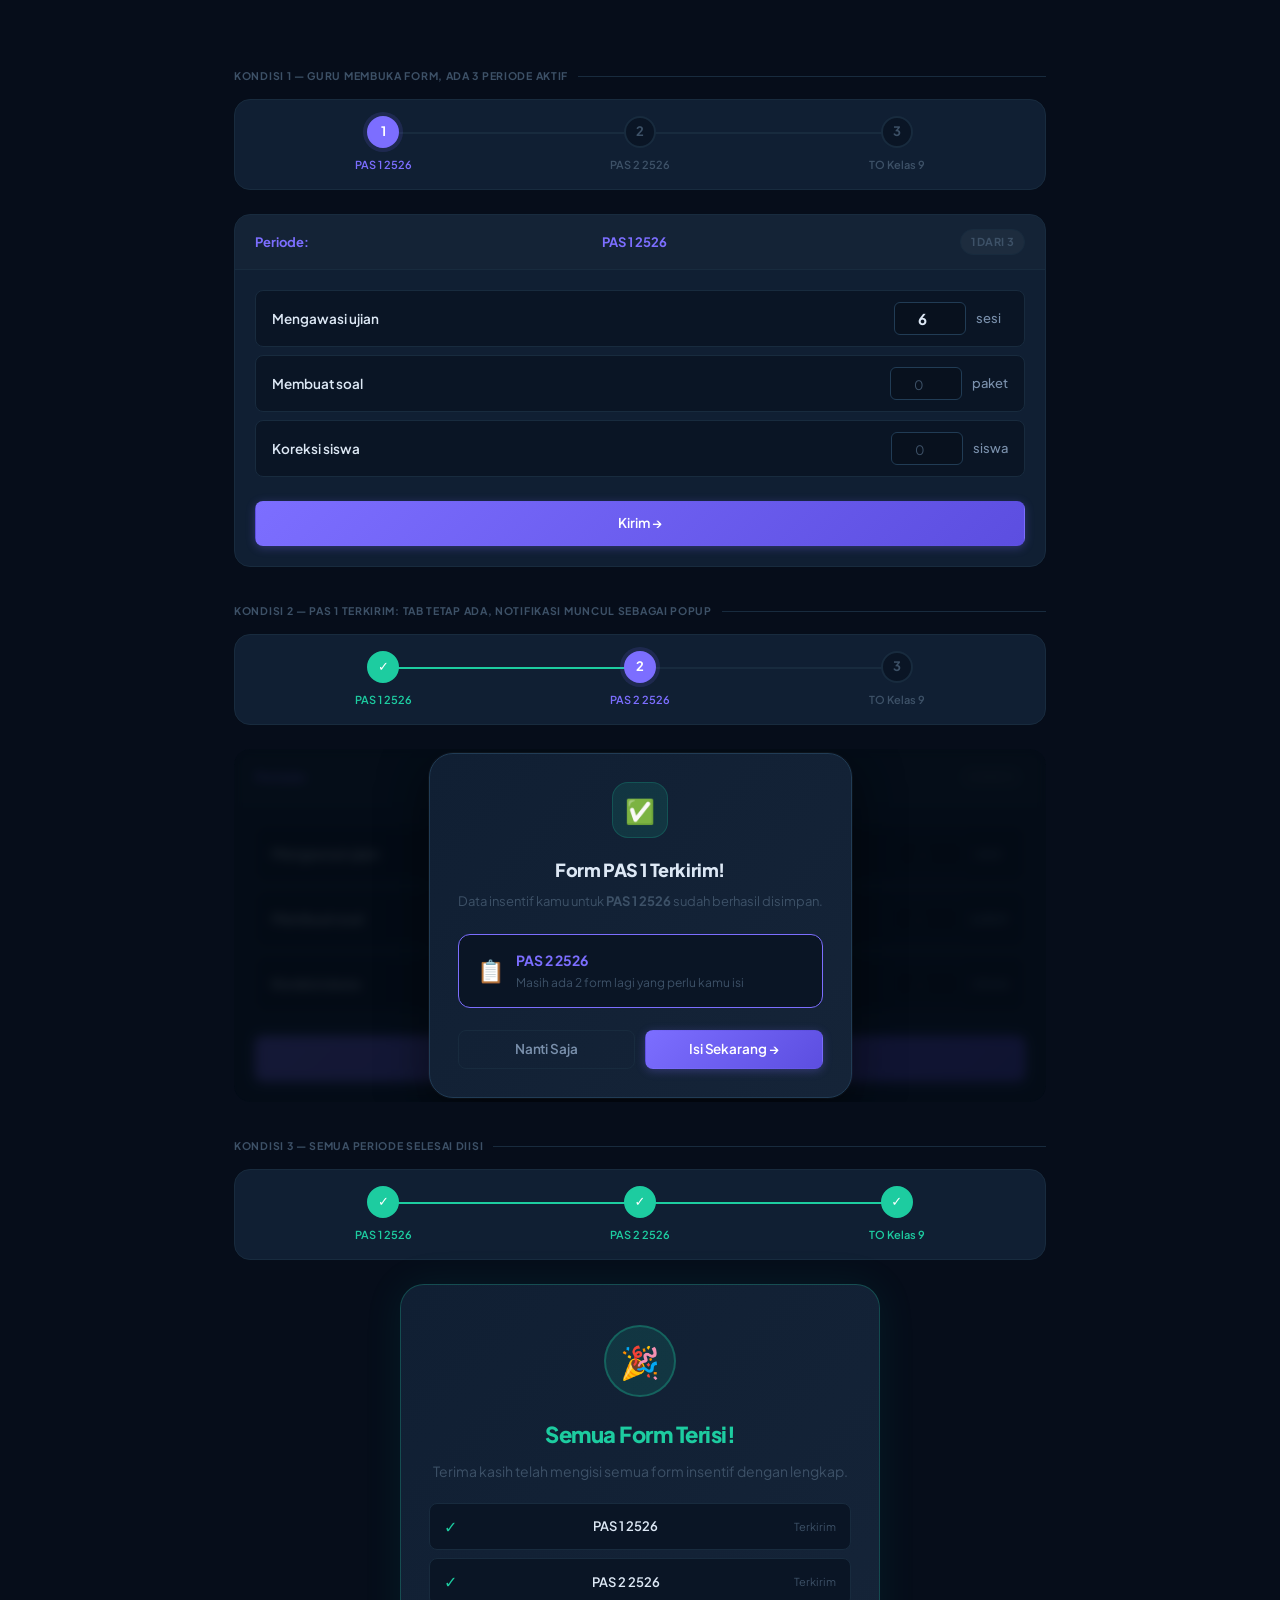
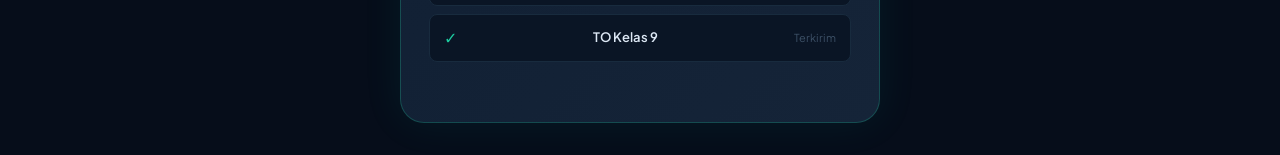
<file: _mockup_flow.html>
<!DOCTYPE html>
<html lang="id">
<head>
<meta charset="UTF-8">
<meta name="viewport" content="width=device-width,initial-scale=1.0">
<title>Ilustrasi Alur Multi-Periode</title>
<link href="css/style.css" rel="stylesheet">
<style>
body { padding: 32px 24px; max-width: 860px; margin: 0 auto; }

.section-label {
  font-size: 10.5px;
  font-weight: 700;
  text-transform: uppercase;
  letter-spacing: .7px;
  color: var(--text-muted);
  margin: 36px 0 14px;
  display: flex;
  align-items: center;
  gap: 10px;
}
.section-label::after {
  content: '';
  flex: 1;
  height: 1px;
  background: var(--border);
}

/* ── Step Tracker ── */
.step-tracker {
  display: flex;
  align-items: center;
  gap: 0;
  margin-bottom: 24px;
  background: var(--bg-card);
  border: 1px solid var(--border);
  border-radius: var(--radius-lg);
  padding: 16px 20px;
}
.step-item {
  display: flex;
  flex-direction: column;
  align-items: center;
  flex: 1;
  position: relative;
}
.step-item:not(:last-child)::after {
  content: '';
  position: absolute;
  top: 16px;
  right: -50%;
  width: 100%;
  height: 2px;
  background: var(--border);
  z-index: 0;
}
.step-item.done:not(:last-child)::after { background: var(--accent2); }
.step-item.active:not(:last-child)::after { background: var(--border); }

.step-circle {
  width: 32px;
  height: 32px;
  border-radius: 50%;
  display: flex;
  align-items: center;
  justify-content: center;
  font-size: 13px;
  font-weight: 700;
  z-index: 1;
  position: relative;
  margin-bottom: 8px;
  border: 2px solid var(--border);
  background: var(--bg-dark);
  color: var(--text-muted);
}
.step-item.done  .step-circle { background: var(--accent2); border-color: var(--accent2); color: #fff; }
.step-item.active .step-circle { background: var(--accent); border-color: var(--accent); color: #fff; box-shadow: 0 0 0 4px var(--accent-glow); }

.step-name { font-size: 11px; font-weight: 600; color: var(--text-muted); text-align: center; }
.step-item.done  .step-name { color: var(--accent2); }
.step-item.active .step-name { color: var(--accent); }

/* ── Next Form Notification Card ── */
.notif-card {
  background: linear-gradient(135deg, var(--bg-card) 0%, var(--bg-card-alt) 100%);
  border: 1px solid var(--border-light);
  border-radius: var(--radius-xl);
  padding: 28px;
  box-shadow: var(--shadow-lg), 0 0 0 1px rgba(255,255,255,.04);
  max-width: 480px;
  margin: 0 auto;
}
.notif-icon {
  width: 56px;
  height: 56px;
  border-radius: 16px;
  background: var(--accent2-glow);
  display: flex;
  align-items: center;
  justify-content: center;
  font-size: 24px;
  margin: 0 auto 18px;
  border: 1px solid rgba(29,204,160,.2);
}
.notif-title {
  font-size: 18px;
  font-weight: 800;
  letter-spacing: -.4px;
  color: var(--text-primary);
  text-align: center;
  margin-bottom: 6px;
}
.notif-sub {
  font-size: 13px;
  color: var(--text-muted);
  text-align: center;
  margin-bottom: 22px;
  line-height: 1.6;
}
.notif-next-box {
  background: var(--bg-dark);
  border: 1px solid var(--accent);
  border-radius: var(--radius-md);
  padding: 14px 18px;
  margin-bottom: 22px;
  display: flex;
  align-items: center;
  gap: 12px;
}
.notif-next-box .next-icon {
  font-size: 22px;
  flex-shrink: 0;
}
.notif-next-box .next-period {
  font-weight: 700;
  font-size: 14px;
  color: var(--accent);
}
.notif-next-box .next-desc {
  font-size: 12px;
  color: var(--text-muted);
  margin-top: 2px;
}
.notif-actions {
  display: flex;
  gap: 10px;
}
.notif-actions .btn { flex: 1; }

/* ── Final Done State ── */
.done-card {
  background: linear-gradient(135deg, var(--bg-card) 0%, var(--bg-card-alt) 100%);
  border: 1px solid rgba(29,204,160,.25);
  border-radius: var(--radius-xl);
  padding: 40px 28px;
  text-align: center;
  max-width: 480px;
  margin: 0 auto;
  box-shadow: 0 0 40px rgba(29,204,160,.08);
}
.done-icon {
  width: 72px;
  height: 72px;
  background: var(--accent2-glow);
  border-radius: 50%;
  display: flex;
  align-items: center;
  justify-content: center;
  font-size: 32px;
  margin: 0 auto 20px;
  border: 2px solid rgba(29,204,160,.3);
}
.done-title {
  font-size: 22px;
  font-weight: 800;
  letter-spacing: -.5px;
  color: var(--accent2);
  margin-bottom: 8px;
}
.done-sub {
  font-size: 14px;
  color: var(--text-muted);
  line-height: 1.6;
}
.done-periods {
  display: flex;
  flex-direction: column;
  gap: 8px;
  margin: 20px 0;
}
.done-period-row {
  display: flex;
  align-items: center;
  gap: 10px;
  background: var(--bg-dark);
  border: 1px solid var(--border);
  border-radius: var(--radius-sm);
  padding: 10px 14px;
  font-size: 13px;
}
.done-period-row .dp-check { color: var(--accent2); font-size: 16px; }
.done-period-row .dp-name { flex: 1; font-weight: 600; }
.done-period-row .dp-badge { font-size: 11px; color: var(--text-muted); }
</style>
</head>
<body>

<!-- ── NEGARA 1: Form sedang diisi (periode aktif ada 3) ── -->
<div class="section-label">KONDISI 1 — Guru membuka form, ada 3 periode aktif</div>

<div class="step-tracker">
  <div class="step-item active">
    <div class="step-circle">1</div>
    <div class="step-name">PAS 1 2526</div>
  </div>
  <div class="step-item">
    <div class="step-circle">2</div>
    <div class="step-name">PAS 2 2526</div>
  </div>
  <div class="step-item">
    <div class="step-circle">3</div>
    <div class="step-name">TO Kelas 9</div>
  </div>
</div>
<div class="card">
  <div class="card-header" style="color:var(--accent);text-transform:none;font-size:13px;letter-spacing:0;font-weight:700">
    Periode: <strong>PAS 1 2526</strong>
    <span class="badge badge-null" style="font-size:11px">1 dari 3</span>
  </div>
  <div class="card-body">
    <div class="activity-inline"><span class="act-label">Mengawasi ujian</span><input class="act-qty" type="number" value="6"><span class="act-unit-label">sesi</span></div>
    <div class="activity-inline"><span class="act-label">Membuat soal</span><input class="act-qty" type="number" placeholder="0"><span class="act-unit-label">paket</span></div>
    <div class="activity-inline"><span class="act-label">Koreksi siswa</span><input class="act-qty" type="number" placeholder="0"><span class="act-unit-label">siswa</span></div>
    <button class="btn btn-primary btn-block mt-3" style="padding:12px;margin-top:16px">Kirim →</button>
  </div>
</div>

<!-- ── NEGARA 2: Selesai 1, notifikasi popup + tab tetap ada ── -->
<div class="section-label">KONDISI 2 — PAS 1 terkirim: tab tetap ada, notifikasi muncul sebagai popup</div>

<!-- Step tracker tetap ada di atas -->
<div class="step-tracker">
  <div class="step-item done">
    <div class="step-circle">✓</div>
    <div class="step-name">PAS 1 2526</div>
  </div>
  <div class="step-item active">
    <div class="step-circle">2</div>
    <div class="step-name">PAS 2 2526</div>
  </div>
  <div class="step-item">
    <div class="step-circle">3</div>
    <div class="step-name">TO Kelas 9</div>
  </div>
</div>

<!-- Form berikutnya sudah siap di belakang (blur) -->
<div style="position:relative;border-radius:var(--radius-lg);overflow:hidden">
  <!-- Background: form PAS 2 sudah tampil tapi di-blur -->
  <div style="filter:blur(3px) brightness(.5);pointer-events:none">
    <div class="card" style="margin-bottom:0">
      <div class="card-header" style="color:var(--accent);text-transform:none;font-size:13px;letter-spacing:0;font-weight:700">
        Periode: <strong>PAS 2 2526</strong>
        <span class="badge badge-null" style="font-size:11px">2 dari 3</span>
      </div>
      <div class="card-body">
        <div class="activity-inline"><span class="act-label">Mengawasi ujian</span><input class="act-qty" type="number" placeholder="0"><span class="act-unit-label">sesi</span></div>
        <div class="activity-inline"><span class="act-label">Membuat soal</span><input class="act-qty" type="number" placeholder="0"><span class="act-unit-label">paket</span></div>
        <div class="activity-inline"><span class="act-label">Koreksi siswa</span><input class="act-qty" type="number" placeholder="0"><span class="act-unit-label">siswa</span></div>
        <button class="btn btn-primary btn-block mt-3" style="padding:12px;margin-top:16px">Kirim →</button>
      </div>
    </div>
  </div>

  <!-- Popup overlay di atas -->
  <div style="position:absolute;inset:0;background:rgba(4,12,24,.7);backdrop-filter:blur(4px);display:flex;align-items:center;justify-content:center;padding:20px;border-radius:var(--radius-lg)">
    <div class="notif-card" style="margin:0">
      <div class="notif-icon">✅</div>
      <div class="notif-title">Form PAS 1 Terkirim!</div>
      <div class="notif-sub">Data insentif kamu untuk <strong>PAS 1 2526</strong> sudah berhasil disimpan.</div>
      <div class="notif-next-box">
        <div class="next-icon">📋</div>
        <div>
          <div class="next-period">PAS 2 2526</div>
          <div class="next-desc">Masih ada 2 form lagi yang perlu kamu isi</div>
        </div>
      </div>
      <div class="notif-actions">
        <button class="btn btn-outline">Nanti Saja</button>
        <button class="btn btn-primary">Isi Sekarang →</button>
      </div>
    </div>
  </div>
</div>

<!-- ── NEGARA 3: Semua form selesai ── -->
<div class="section-label">KONDISI 3 — Semua periode selesai diisi</div>

<div class="step-tracker">
  <div class="step-item done">
    <div class="step-circle">✓</div>
    <div class="step-name">PAS 1 2526</div>
  </div>
  <div class="step-item done">
    <div class="step-circle">✓</div>
    <div class="step-name">PAS 2 2526</div>
  </div>
  <div class="step-item done">
    <div class="step-circle">✓</div>
    <div class="step-name">TO Kelas 9</div>
  </div>
</div>

<div class="done-card">
  <div class="done-icon">🎉</div>
  <div class="done-title">Semua Form Terisi!</div>
  <div class="done-sub">Terima kasih telah mengisi semua form insentif dengan lengkap.</div>
  <div class="done-periods">
    <div class="done-period-row"><span class="dp-check">✓</span><span class="dp-name">PAS 1 2526</span><span class="dp-badge">Terkirim</span></div>
    <div class="done-period-row"><span class="dp-check">✓</span><span class="dp-name">PAS 2 2526</span><span class="dp-badge">Terkirim</span></div>
    <div class="done-period-row"><span class="dp-check">✓</span><span class="dp-name">TO Kelas 9</span><span class="dp-badge">Terkirim</span></div>
  </div>
</div>

</body>
</html>
</file>
<file: css/style.css>
/* ═══════════════════════════════════════════════════
   SIIU — Sistem Insentif Ujian SMP ABBS Surakarta
   Premium Dark UI · v2.0 · 2026
═══════════════════════════════════════════════════ */
@import url('https://fonts.googleapis.com/css2?family=Plus+Jakarta+Sans:ital,wght@0,300;0,400;0,500;0,600;0,700;0,800;1,400&display=swap');

:root {
  /* ── Backgrounds ── */
  --bg-deep:        #060D1A;
  --bg-dark:        #0A1525;
  --bg-panel:       #0D1B2E;
  --bg-card:        #101F33;
  --bg-card-alt:    #152438;
  --bg-input:       #08111E;
  --bg-input-focus: #0C1929;

  /* ── Text ── */
  --text-primary:   #DDE8F5;
  --text-secondary: #7A90AC;
  --text-muted:     #3D5167;

  /* ── Accent – Indigo Violet (primary) ── */
  --accent:         #7C6EFF;
  --accent-hover:   #9587FF;
  --accent-glow:    rgba(124,110,255,0.14);

  /* ── Accent2 – Emerald (success) ── */
  --accent2:        #1DCCA0;
  --accent2-glow:   rgba(29,204,160,0.12);

  /* ── Accent3 – Amber (warning) ── */
  --accent3:        #F5A623;
  --accent3-glow:   rgba(245,166,35,0.12);

  /* ── Accent4 – Rose (danger) ── */
  --accent4:        #F2456A;
  --accent4-glow:   rgba(242,69,106,0.12);

  /* ── Accent5 – Purple ── */
  --accent5:        #A855F7;
  --accent5-glow:   rgba(168,85,247,0.12);

  /* ── Borders ── */
  --border:         #182B3E;
  --border-light:   #213C55;

  /* ── Radii ── */
  --radius-sm: 8px;
  --radius-md: 12px;
  --radius-lg: 16px;
  --radius-xl: 24px;

  /* ── Shadows ── */
  --shadow:    0 1px 3px rgba(0,0,0,.45), 0 1px 2px rgba(0,0,0,.3);
  --shadow-md: 0 4px 18px rgba(0,0,0,.4);
  --shadow-lg: 0 16px 48px rgba(0,0,0,.55);

  /* ── Typography ── */
  --font: 'Plus Jakarta Sans', system-ui, -apple-system, sans-serif;

  /* ── Layout ── */
  --sidebar-w: 252px;
  --topbar-h:  58px;
}

/* ── Reset ── */
*, *::before, *::after { box-sizing: border-box; margin: 0; padding: 0; }

body {
  background: var(--bg-deep);
  color: var(--text-primary);
  font-family: var(--font);
  font-size: 14px;
  line-height: 1.6;
  -webkit-font-smoothing: antialiased;
  -moz-osx-font-smoothing: grayscale;
  min-height: 100vh;
}

::-webkit-scrollbar { width: 5px; height: 5px; }
::-webkit-scrollbar-track { background: transparent; }
::-webkit-scrollbar-thumb { background: var(--border); border-radius: 10px; }
::-webkit-scrollbar-thumb:hover { background: var(--border-light); }

/* ═══════════════════════════════════
   LAYOUT
═══════════════════════════════════ */
.wrapper { display: flex; min-height: 100vh; }

/* ── Sidebar ── */
.sidebar {
  width: var(--sidebar-w);
  background: var(--bg-panel);
  border-right: 1px solid var(--border);
  display: flex;
  flex-direction: column;
  flex-shrink: 0;
  position: sticky;
  top: 0;
  height: 100vh;
  overflow-y: auto;
  z-index: 50;
  transition: transform .25s cubic-bezier(.4,0,.2,1);
}

.sidebar-header {
  padding: 20px 18px 16px;
  border-bottom: 1px solid var(--border);
  display: flex;
  align-items: center;
  gap: 11px;
  flex-shrink: 0;
}
.logo-icon {
  width: 34px;
  height: 34px;
  background: linear-gradient(135deg, var(--accent), var(--accent5));
  border-radius: 10px;
  display: inline-flex;
  align-items: center;
  justify-content: center;
  font-size: 15px;
  color: #fff;
  flex-shrink: 0;
  box-shadow: 0 4px 14px rgba(124,110,255,.3);
}
.sidebar-header .brand-name {
  font-size: 14.5px;
  font-weight: 700;
  letter-spacing: -.2px;
  color: var(--text-primary);
  line-height: 1.2;
}
.sidebar-header .brand-sub {
  font-size: 11px;
  color: var(--text-muted);
  font-weight: 400;
}

.sidebar-nav { padding: 10px 8px; flex: 1; }

.sidebar .nav-link {
  color: var(--text-secondary);
  padding: 9px 11px;
  display: flex;
  align-items: center;
  gap: 10px;
  text-decoration: none;
  font-size: 13.5px;
  font-weight: 500;
  transition: all .15s;
  border-radius: var(--radius-sm);
  margin-bottom: 2px;
  position: relative;
  letter-spacing: -.1px;
}
.sidebar .nav-link:hover {
  background: rgba(255,255,255,.04);
  color: var(--text-primary);
  text-decoration: none;
}
.sidebar .nav-link.active {
  background: var(--accent-glow);
  color: var(--accent);
  font-weight: 600;
}
.sidebar .nav-link.active::after {
  content: '';
  position: absolute;
  right: 0;
  top: 22%;
  height: 56%;
  width: 3px;
  background: var(--accent);
  border-radius: 3px 0 0 3px;
}
.sidebar .nav-link .nav-icon {
  width: 22px;
  text-align: center;
  flex-shrink: 0;
  font-size: 15px;
  opacity: .75;
}
.sidebar .nav-link.active .nav-icon { opacity: 1; }

.sidebar .nav-link.logout {
  margin-top: 8px;
  color: var(--accent4);
  border-top: 1px solid var(--border);
  border-radius: 0;
  padding: 14px 11px;
  margin-left: -8px;
  margin-right: -8px;
  padding-left: 19px;
}
.sidebar .nav-link.logout:hover { background: var(--accent4-glow); border-radius: 0; }

/* Mobile overlay */
.sidebar-overlay {
  display: none;
  position: fixed;
  inset: 0;
  background: rgba(0,0,0,.65);
  backdrop-filter: blur(4px);
  z-index: 49;
  cursor: pointer;
}

/* Mobile toggle */
.mobile-menu-btn {
  display: none;
  align-items: center;
  justify-content: center;
  width: 36px;
  height: 36px;
  background: var(--bg-card);
  border: 1px solid var(--border);
  border-radius: var(--radius-sm);
  color: var(--text-secondary);
  cursor: pointer;
  font-size: 17px;
  transition: all .15s;
  flex-shrink: 0;
}
.mobile-menu-btn:hover { color: var(--text-primary); background: var(--bg-card-alt); }

/* ── Content ── */
.content {
  flex: 1;
  padding: 32px 36px;
  min-width: 0;
}

/* ═══════════════════════════════════
   NAVBAR (Guru form)
═══════════════════════════════════ */
.navbar-plasma {
  background: var(--bg-panel);
  border-bottom: 1px solid var(--border);
  padding: 0 28px;
  height: var(--topbar-h);
  display: flex;
  align-items: center;
  justify-content: space-between;
  position: sticky;
  top: 0;
  z-index: 20;
}
.navbar-plasma .brand {
  font-weight: 700;
  font-size: 15.5px;
  color: var(--text-primary);
  text-decoration: none;
  display: flex;
  align-items: center;
  gap: 10px;
  letter-spacing: -.2px;
}
.navbar-plasma .brand .brand-badge {
  background: linear-gradient(135deg, var(--accent), var(--accent5));
  color: #fff;
  font-size: 10px;
  padding: 3px 9px;
  border-radius: 20px;
  font-weight: 700;
  letter-spacing: .2px;
}
.navbar-plasma .brand small {
  color: var(--text-muted);
  font-weight: 400;
  font-size: 12px;
}

/* ═══════════════════════════════════
   PAGE HEADER
═══════════════════════════════════ */
.page-header {
  display: flex;
  justify-content: space-between;
  align-items: center;
  margin-bottom: 28px;
  gap: 12px;
  flex-wrap: wrap;
}
.page-header h4 {
  font-size: 20px;
  font-weight: 700;
  letter-spacing: -.4px;
  color: var(--text-primary);
}
.page-header .form-select { width: auto; min-width: 180px; }

/* ═══════════════════════════════════
   CARDS
═══════════════════════════════════ */
.card {
  background: var(--bg-card);
  border: 1px solid var(--border);
  border-radius: var(--radius-lg);
  margin-bottom: 20px;
  overflow: clip;
  transition: border-color .2s;
}
.card:hover { border-color: var(--border-light); }

.card-header {
  padding: 14px 20px;
  font-weight: 600;
  font-size: 11.5px;
  color: var(--text-secondary);
  text-transform: uppercase;
  letter-spacing: .5px;
  border-bottom: 1px solid var(--border);
  display: flex;
  align-items: center;
  justify-content: space-between;
  gap: 8px;
  background: rgba(255,255,255,.015);
}
.card-header small.text-muted {
  text-transform: none;
  font-weight: 400;
  font-size: 12px;
  letter-spacing: 0;
}
.card-body { padding: 20px; }
.card-body.p-0 { padding: 0; }

/* ═══════════════════════════════════
   STAT CARDS
═══════════════════════════════════ */
.stats-row {
  display: grid;
  grid-template-columns: repeat(auto-fit, minmax(190px, 1fr));
  gap: 14px;
  margin-bottom: 24px;
}
.stat-card {
  background: var(--bg-card);
  border: 1px solid var(--border);
  border-radius: var(--radius-lg);
  padding: 22px 20px;
  position: relative;
  overflow: hidden;
  transition: transform .2s, border-color .2s, box-shadow .2s;
}
.stat-card:hover {
  transform: translateY(-2px);
  border-color: var(--border-light);
  box-shadow: var(--shadow-md);
}
.stat-card .stat-glow {
  position: absolute;
  top: -50%;
  right: -20%;
  width: 120%;
  height: 120%;
  border-radius: 50%;
  opacity: .055;
  pointer-events: none;
}
.stat-card .stat-icon {
  width: 40px;
  height: 40px;
  border-radius: 11px;
  display: flex;
  align-items: center;
  justify-content: center;
  font-size: 17px;
  margin-bottom: 14px;
}
.stat-card .number {
  font-size: 24px;
  font-weight: 800;
  letter-spacing: -1px;
  line-height: 1.1;
  margin-bottom: 5px;
}
.stat-card .label {
  color: var(--text-muted);
  font-size: 11px;
  font-weight: 600;
  text-transform: uppercase;
  letter-spacing: .5px;
}

/* Variants */
.stat-blue   .stat-icon { background: var(--accent-glow);  color: var(--accent);  }
.stat-blue   .number    { color: var(--accent);  }
.stat-blue   .stat-glow { background: var(--accent);  }
.stat-green  .stat-icon { background: var(--accent2-glow); color: var(--accent2); }
.stat-green  .number    { color: var(--accent2); }
.stat-green  .stat-glow { background: var(--accent2); }
.stat-yellow .stat-icon { background: var(--accent3-glow); color: var(--accent3); }
.stat-yellow .number    { color: var(--accent3); }
.stat-yellow .stat-glow { background: var(--accent3); }
.stat-red    .stat-icon { background: var(--accent4-glow); color: var(--accent4); }
.stat-red    .number    { color: var(--accent4); }
.stat-red    .stat-glow { background: var(--accent4); }
.stat-purple .stat-icon { background: var(--accent5-glow); color: var(--accent5); }
.stat-purple .number    { color: var(--accent5); }
.stat-purple .stat-glow { background: var(--accent5); }

/* ═══════════════════════════════════
   TABLES
═══════════════════════════════════ */
.table-wrap { overflow-x: auto; overflow-y: clip; }
.table {
  width: 100%;
  color: var(--text-primary);
  border-collapse: separate;
  border-spacing: 0;
  font-size: 13px;
}
.table th {
  padding: 11px 16px;
  font-size: 11px;
  font-weight: 700;
  text-transform: uppercase;
  letter-spacing: .5px;
  color: var(--text-muted);
  border-bottom: 1px solid var(--border);
  white-space: nowrap;
  background: var(--bg-dark);
  text-align: left;
}
.table td {
  padding: 11px 16px;
  border-bottom: 1px solid var(--border);
  vertical-align: middle;
}
.table tbody tr:last-child td { border-bottom: none; }
.table tbody tr:hover td { background: rgba(255,255,255,.022); }
.table tbody tr:nth-child(even) td { background: rgba(255,255,255,.012); }
.table tbody tr:nth-child(even):hover td { background: rgba(255,255,255,.03); }
.table tfoot td {
  padding: 12px 16px;
  font-weight: 700;
  background: var(--bg-dark);
  border-top: 2px solid var(--border);
}

/* Summary table */
#summaryTable td, #summaryTable th { white-space: nowrap; }
#summaryTable thead tr:last-child th {
  font-size: 10px;
  font-weight: 500;
  padding: 6px 10px;
  text-transform: none;
  letter-spacing: 0;
}
#summaryTable thead tr:first-child th { text-align: center; }
#summaryTable td { font-size: 12px; padding: 8px 10px; }
#summaryCard .table-wrap { max-height: 70vh; overflow: auto; }

/* ── Freeze header & kolom kiri (sticky PER-SEL, bukan via <thead>/<tr>) ──
   Cara ini aman di semua browser karena tidak ada sticky bertingkat (nested). */
#summaryTable thead th { background: var(--bg-dark); }
/* Baris header 1 nempel atas; baris header 2 nempel di bawahnya (offset = tinggi baris 1) */
#summaryTable thead tr:first-child th { position: sticky; top: 0;   z-index: 6; height: 46px; padding: 6px 10px; box-sizing: border-box; }
#summaryTable thead tr:last-child  th { position: sticky; top: 46px; z-index: 6; }

/* Sticky columns — kolom kiri (No & Nama Guru) tetap saat scroll horizontal */
.sticky-col-2 { position: sticky; left: 0; width: 50px; min-width: 50px; max-width: 50px; z-index: 12; background: var(--bg-card-alt); white-space: nowrap; }
.sticky-col-1 { position: sticky; left: 50px; z-index: 11; background: var(--bg-card-alt); white-space: nowrap; box-shadow: 6px 0 8px -4px rgba(0,0,0,.45); }
/* Sudut kiri-atas (header No & Nama Guru) — nempel atas DAN kiri, di atas segalanya */
#summaryTable thead tr:first-child th.sticky-col-2 { left: 0;    top: 0; z-index: 20; }
#summaryTable thead tr:first-child th.sticky-col-1 { left: 50px; top: 0; z-index: 19; }
.table th.sticky-col-1, .table th.sticky-col-2 { background: var(--bg-dark); }
/* Kunci latar solid di semua kondisi baris (ganjil/genap/hover) supaya tidak tembus pandang */
.table tbody tr td.sticky-col-1,
.table tbody tr td.sticky-col-2 { background: var(--bg-card-alt); }
.table tbody tr:hover td.sticky-col-1,
.table tbody tr:hover td.sticky-col-2 { background: #1B2E47; }

/* Footer TOTAL — nempel bawah; bagian kiri (bawah Nama Guru) nempel kiri seperti kolomnya */
#summaryTable tfoot td { position: sticky; bottom: 0; z-index: 13; background: var(--bg-dark); }
#summaryTable tfoot td.foot-sticky { left: 0; z-index: 18; box-shadow: 6px 0 8px -4px rgba(0,0,0,.45); }

/* ═══════════════════════════════════
   FORMS
═══════════════════════════════════ */
.form-label {
  font-size: 11.5px;
  font-weight: 600;
  color: var(--text-secondary);
  margin-bottom: 6px;
  text-transform: uppercase;
  letter-spacing: .4px;
  display: block;
}
.form-control, .form-select {
  background: var(--bg-input);
  border: 1px solid var(--border);
  color: var(--text-primary);
  border-radius: var(--radius-sm);
  padding: 10px 14px;
  font-size: 13.5px;
  font-family: var(--font);
  width: 100%;
  transition: border-color .15s, box-shadow .15s, background .15s;
  outline: none;
}
.form-control:focus, .form-select:focus {
  border-color: var(--accent);
  box-shadow: 0 0 0 3px var(--accent-glow);
  background: var(--bg-input-focus);
}
.form-control::placeholder { color: var(--text-muted); }
.form-control-sm { padding: 6px 10px; font-size: 12px; }
select.form-select {
  cursor: pointer;
  background-image: url("data:image/svg+xml,%3Csvg xmlns='http://www.w3.org/2000/svg' width='12' height='12' viewBox='0 0 24 24' fill='none' stroke='%237A90AC' stroke-width='2'%3E%3Cpath d='M6 9l6 6 6-6'/%3E%3C/svg%3E");
  background-repeat: no-repeat;
  background-position: right 12px center;
  padding-right: 36px;
  appearance: none;
}
select.form-select option { background: var(--bg-dark); color: var(--text-primary); }

/* ═══════════════════════════════════
   BUTTONS
═══════════════════════════════════ */
.btn {
  display: inline-flex;
  align-items: center;
  justify-content: center;
  gap: 6px;
  padding: 9px 20px;
  font-size: 13.5px;
  font-weight: 600;
  font-family: var(--font);
  border-radius: var(--radius-sm);
  border: 1px solid transparent;
  cursor: pointer;
  transition: all .15s;
  text-decoration: none;
  line-height: 1.4;
  white-space: nowrap;
  letter-spacing: -.1px;
}
.btn-primary {
  background: linear-gradient(135deg, var(--accent) 0%, #5C4EE0 100%);
  color: #fff;
  box-shadow: 0 2px 10px rgba(124,110,255,.3);
}
.btn-primary:hover {
  filter: brightness(1.1);
  transform: translateY(-1px);
  box-shadow: 0 5px 18px rgba(124,110,255,.4);
}
.btn-success {
  background: linear-gradient(135deg, var(--accent2) 0%, #0EA876 100%);
  color: #fff;
  box-shadow: 0 2px 10px rgba(29,204,160,.25);
}
.btn-success:hover {
  filter: brightness(1.1);
  transform: translateY(-1px);
  box-shadow: 0 5px 18px rgba(29,204,160,.35);
}
.btn-danger {
  background: linear-gradient(135deg, var(--accent4) 0%, #C9273D 100%);
  color: #fff;
  box-shadow: 0 2px 10px rgba(242,69,106,.25);
}
.btn-danger:hover {
  filter: brightness(1.1);
  transform: translateY(-1px);
  box-shadow: 0 5px 18px rgba(242,69,106,.35);
}
.btn-outline {
  background: transparent;
  color: var(--text-secondary);
  border-color: var(--border);
}
.btn-outline:hover {
  background: var(--bg-card);
  color: var(--text-primary);
  border-color: var(--border-light);
}
.btn-sm  { padding: 5px 13px; font-size: 12px; }
.btn-lg  { padding: 13px 32px; font-size: 15.5px; }
.btn-block { width: 100%; justify-content: center; }
.btn:disabled { opacity: .38; cursor: not-allowed; transform: none !important; box-shadow: none !important; }

/* ═══════════════════════════════════
   BADGES
═══════════════════════════════════ */
.badge {
  display: inline-flex;
  align-items: center;
  gap: 4px;
  padding: 3px 10px;
  border-radius: 20px;
  font-size: 10.5px;
  font-weight: 700;
  text-transform: uppercase;
  letter-spacing: .3px;
}
.badge-approved  { background: var(--accent2-glow); color: var(--accent2); border: 1px solid rgba(29,204,160,.22); }
.badge-submitted { background: var(--accent3-glow); color: var(--accent3); border: 1px solid rgba(245,166,35,.22); }
.badge-rejected  { background: var(--accent4-glow); color: var(--accent4); border: 1px solid rgba(242,69,106,.22); }
.badge-null      { background: rgba(255,255,255,.04); color: var(--text-muted); border: 1px solid var(--border); }

/* ═══════════════════════════════════
   ACTIVITY ROW (admin — komponen list)
═══════════════════════════════════ */
.activity-row {
  background: var(--bg-dark);
  border: 1px solid var(--border);
  border-radius: var(--radius-sm);
  padding: 12px 16px;
  margin-bottom: 8px;
  display: flex;
  align-items: center;
  justify-content: space-between;
  gap: 12px;
  transition: border-color .15s, background .15s;
}
.activity-row:hover { border-color: var(--border-light); background: var(--bg-card); }
.activity-row .act-name { font-weight: 600; font-size: 13.5px; }
.activity-row .act-unit {
  color: var(--text-muted);
  font-size: 11.5px;
  margin-top: 2px;
  font-weight: 500;
  background: rgba(255,255,255,.05);
  padding: 1px 7px;
  border-radius: 4px;
  display: inline-block;
}

/* ═══════════════════════════════════
   ACTIVITY INLINE (guru form — kalimat)
═══════════════════════════════════ */
.activity-inline {
  display: flex;
  align-items: center;
  gap: 10px;
  background: var(--bg-dark);
  border: 1px solid var(--border);
  border-radius: var(--radius-sm);
  padding: 11px 16px;
  margin-bottom: 8px;
  transition: border-color .15s, background .15s, box-shadow .15s;
}
.activity-inline:hover { border-color: var(--border-light); background: var(--bg-card); }
.activity-inline:focus-within {
  border-color: var(--accent);
  background: var(--bg-card);
  box-shadow: 0 0 0 3px var(--accent-glow);
}
.activity-inline .act-label {
  flex: 1;
  font-weight: 600;
  font-size: 13.5px;
  color: var(--text-primary);
}
.activity-inline .act-qty {
  width: 72px;
  background: var(--bg-input);
  border: 1px solid var(--border-light);
  border-radius: 6px;
  padding: 6px 8px;
  font-size: 15px;
  font-weight: 700;
  font-family: var(--font);
  color: var(--text-primary);
  text-align: center;
  outline: none;
  transition: border-color .15s, box-shadow .15s;
  -moz-appearance: textfield;
}
.activity-inline .act-qty::-webkit-inner-spin-button,
.activity-inline .act-qty::-webkit-outer-spin-button { opacity: 0; }
.activity-inline .act-qty:focus {
  border-color: var(--accent);
  box-shadow: 0 0 0 2px var(--accent-glow);
}
.activity-inline .act-qty::placeholder { color: var(--text-muted); font-weight: 400; font-size: 13px; }
.activity-inline .act-unit-label {
  font-size: 13px;
  color: var(--text-secondary);
  font-weight: 500;
  min-width: 32px;
}

/* ═══════════════════════════════════
   ALERTS
═══════════════════════════════════ */
.alert {
  padding: 12px 16px;
  border-radius: var(--radius-sm);
  font-size: 13.5px;
  margin-bottom: 14px;
  border: 1px solid transparent;
  display: flex;
  align-items: flex-start;
  gap: 10px;
  line-height: 1.5;
}
.alert-info    { background: var(--accent-glow);  color: var(--accent);  border-color: rgba(124,110,255,.2); }
.alert-success { background: var(--accent2-glow); color: var(--accent2); border-color: rgba(29,204,160,.2); }
.alert-danger  { background: var(--accent4-glow); color: var(--accent4); border-color: rgba(242,69,106,.2); }
.alert-warning { background: var(--accent3-glow); color: var(--accent3); border-color: rgba(245,166,35,.2); }

/* ═══════════════════════════════════
   SUBMISSION CARD
═══════════════════════════════════ */
.sub-card {
  background: var(--bg-dark);
  border: 1px solid var(--border);
  border-radius: var(--radius-md);
  padding: 15px 20px;
  margin-bottom: 8px;
  cursor: pointer;
  transition: all .2s;
  display: flex;
  justify-content: space-between;
  align-items: center;
  gap: 12px;
}
.sub-card:hover {
  border-color: var(--accent);
  background: var(--bg-card);
  box-shadow: 0 0 0 1px var(--accent-glow), var(--shadow-md);
  transform: translateY(-1px);
}

/* ═══════════════════════════════════
   MODAL
═══════════════════════════════════ */
.modal-overlay {
  position: fixed;
  inset: 0;
  background: rgba(4,12,24,.7);
  backdrop-filter: blur(8px);
  -webkit-backdrop-filter: blur(8px);
  display: flex;
  align-items: center;
  justify-content: center;
  z-index: 1000;
  opacity: 0;
  visibility: hidden;
  transition: opacity .2s, visibility .2s;
  padding: 20px;
}
.modal-overlay.show { opacity: 1; visibility: visible; }
.modal-box {
  background: linear-gradient(160deg, var(--bg-card) 0%, var(--bg-card-alt) 100%);
  border: 1px solid var(--border-light);
  border-radius: var(--radius-xl);
  width: 100%;
  max-width: 500px;
  max-height: 90vh;
  overflow-y: auto;
  box-shadow: var(--shadow-lg), 0 0 0 1px rgba(255,255,255,.04);
  transform: scale(.93) translateY(20px);
  transition: transform .22s cubic-bezier(.34,1.56,.64,1), opacity .2s;
}
.modal-overlay.show .modal-box { transform: scale(1) translateY(0); }
.modal-header {
  padding: 18px 22px;
  border-bottom: 1px solid var(--border);
  display: flex;
  justify-content: space-between;
  align-items: center;
  font-weight: 700;
  font-size: 15px;
}
.modal-body   { padding: 22px; }
.modal-footer {
  padding: 14px 22px;
  border-top: 1px solid var(--border);
  display: flex;
  justify-content: flex-end;
  gap: 8px;
}
.modal-close {
  background: none;
  border: none;
  color: var(--text-muted);
  cursor: pointer;
  font-size: 22px;
  padding: 0 2px;
  transition: color .15s;
  line-height: 1;
  margin-left: 8px;
}
.modal-close:hover { color: var(--text-primary); }

/* ═══════════════════════════════════
   SUBJECT CHECKBOX
═══════════════════════════════════ */
.subj-label {
  display: flex;
  align-items: center;
  gap: 7px;
  cursor: pointer;
  background: var(--bg-dark);
  padding: 6px 12px;
  border-radius: var(--radius-sm);
  border: 1px solid var(--border);
  transition: all .15s;
  font-size: 13px;
  user-select: none;
}
.subj-label:hover { border-color: var(--border-light); background: var(--bg-card); }
.subj-label:has(input:checked) {
  border-color: var(--accent);
  background: var(--accent-glow);
  color: var(--accent);
}
.subj-label input[type="checkbox"] { accent-color: var(--accent); width: 15px; height: 15px; cursor: pointer; }

/* ═══════════════════════════════════
   EMPTY STATE
═══════════════════════════════════ */
.empty-state { text-align: center; padding: 56px 20px; color: var(--text-muted); }
.empty-state .icon  { font-size: 48px; margin-bottom: 14px; opacity: .18; }
.empty-state .title { font-size: 15px; font-weight: 600; color: var(--text-secondary); margin-bottom: 5px; }

/* ═══════════════════════════════════
   FORM LAYOUT (Guru form)
═══════════════════════════════════ */
.form-layout { display: flex; gap: 20px; align-items: flex-start; }
.form-main   { flex: 1; min-width: 0; }
.form-sidebar { width: 295px; flex-shrink: 0; }
.form-sidebar .card { position: sticky; top: calc(var(--topbar-h) + 20px); }
.form-sidebar .table th,
.form-sidebar .table td { padding: 8px 12px; font-size: 12px; }
@media (max-width: 900px) {
  .form-layout { flex-direction: column; }
  .form-sidebar { width: 100%; }
}

/* ═══════════════════════════════════
   PERIOD NAV
═══════════════════════════════════ */
.period-nav { display: flex; gap: 8px; overflow-x: auto; padding: 4px 0; }
.period-nav .btn { flex-shrink: 0; }

/* ═══════════════════════════════════
   UTILITIES
═══════════════════════════════════ */
a { color: var(--accent); text-decoration: none; transition: color .15s; }
a:hover { color: var(--accent-hover); text-decoration: underline; }
hr { border: none; border-top: 1px solid var(--border); margin: 20px 0; }

.text-muted     { color: var(--text-muted) !important; }
.text-primary   { color: var(--accent) !important; }
.text-success   { color: var(--accent2) !important; }
.text-danger    { color: var(--accent4) !important; }
.text-center    { text-align: center; }
.text-end       { text-align: right; }
.fw-bold        { font-weight: 700; }
.fw-semibold    { font-weight: 600; }

.mb-0 { margin-bottom: 0; }
.mb-1 { margin-bottom: 4px; }
.mb-2 { margin-bottom: 8px; }
.mb-3 { margin-bottom: 16px; }
.mb-4 { margin-bottom: 24px; }
.mt-2 { margin-top: 8px; }
.mt-3 { margin-top: 16px; }
.mt-4 { margin-top: 24px; }
.mt-auto { margin-top: auto; }
.me-1 { margin-right: 4px; }
.me-2 { margin-right: 8px; }
.ms-2 { margin-left: 8px; }

.p-0  { padding: 0; }
.p-3  { padding: 16px; }
.p-4  { padding: 24px; }
.py-3 { padding-top: 12px; padding-bottom: 12px; }
.py-4 { padding-top: 24px; padding-bottom: 24px; }

.d-flex                  { display: flex; }
.d-inline-block          { display: inline-block; }
.align-items-center      { align-items: center; }
.justify-content-between { justify-content: space-between; }
.justify-content-center  { justify-content: center; }
.justify-content-end     { justify-content: flex-end; }
.flex-wrap               { flex-wrap: wrap; }
.gap-2                   { gap: 8px; }
.gap-3                   { gap: 12px; }
.flex-shrink-0           { flex-shrink: 0; }

.w-auto { width: auto; }
.w-100  { width: 100%; }

/* ═══════════════════════════════════
   GRID
═══════════════════════════════════ */
.grid-2 { display: grid; grid-template-columns: 1fr 1fr; gap: 16px; }
.grid-3 { display: grid; grid-template-columns: repeat(3, 1fr); gap: 16px; }
.grid-4 { display: grid; grid-template-columns: repeat(4, 1fr); gap: 16px; }

/* ═══════════════════════════════════
   RESPONSIVE BREAKPOINTS
═══════════════════════════════════ */
@media (max-width: 1100px) {
  .grid-4 { grid-template-columns: 1fr 1fr; }
  .content { padding: 28px 28px; }
}
@media (max-width: 768px) {
  .grid-3, .grid-2 { grid-template-columns: 1fr; }
  .stats-row { grid-template-columns: 1fr 1fr; }
  .content { padding: 20px 16px; }

  /* Sidebar becomes a fixed drawer */
  .sidebar {
    position: fixed;
    left: 0;
    top: 0;
    height: 100%;
    transform: translateX(calc(-1 * var(--sidebar-w)));
    box-shadow: none;
  }
  .sidebar.mobile-open {
    transform: translateX(0);
    box-shadow: var(--shadow-lg);
  }
  .sidebar-overlay.visible { display: block; }
  .mobile-menu-btn { display: flex; }
}
@media (max-width: 480px) {
  .stats-row { grid-template-columns: 1fr; }
  .navbar-plasma { padding: 0 16px; }
  .content { padding: 16px 12px; }
  .page-header h4 { font-size: 17px; }
}

/* ═══════════════════════════════════
   ANIMATIONS
═══════════════════════════════════ */
@keyframes fadeUp {
  from { opacity: 0; transform: translateY(16px); }
  to   { opacity: 1; transform: translateY(0); }
}
@keyframes slideIn {
  from { opacity: 0; transform: translateX(-12px); }
  to   { opacity: 1; transform: translateX(0); }
}
@keyframes pulse {
  0%, 100% { opacity: 1; }
  50%       { opacity: .55; }
}

.card      { animation: fadeUp .3s ease both; }
.stat-card { animation: fadeUp .3s ease both; }
.stat-card:nth-child(2) { animation-delay: .06s; }
.stat-card:nth-child(3) { animation-delay: .12s; }
.stat-card:nth-child(4) { animation-delay: .18s; }

.sidebar .nav-link { animation: slideIn .22s ease both; }
.sidebar .nav-link:nth-child(2) { animation-delay: .04s; }
.sidebar .nav-link:nth-child(3) { animation-delay: .08s; }
.sidebar .nav-link:nth-child(4) { animation-delay: .12s; }
.sidebar .nav-link:nth-child(5) { animation-delay: .16s; }

/* Loading pulse for sidebar */
.loading { animation: pulse 1.5s ease infinite; color: var(--text-muted); }
</file>
